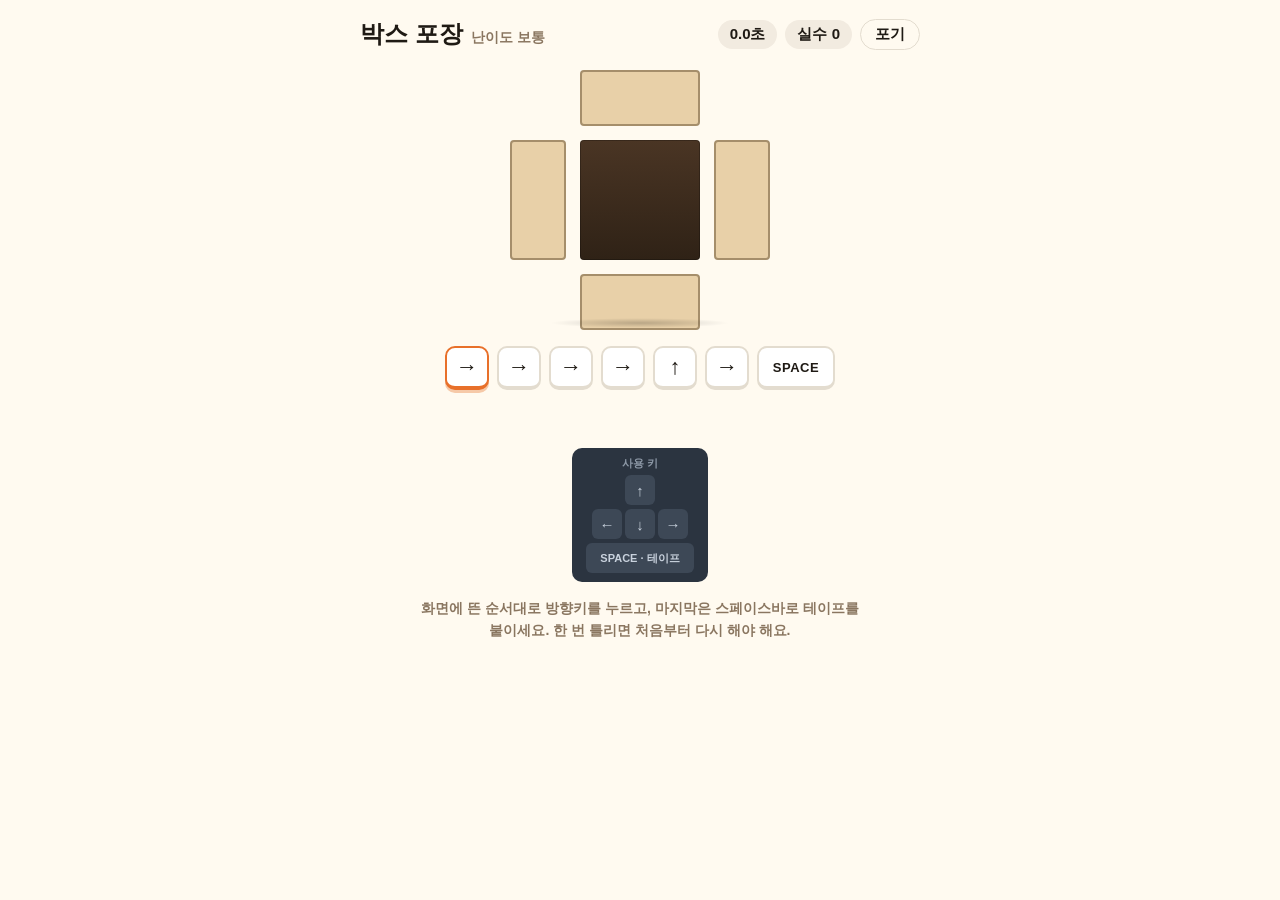
<file: index.html>
<!DOCTYPE html>
<html lang="ko">
<head>
<meta charset="UTF-8">
<meta name="viewport" content="width=device-width, initial-scale=1">
<title>박스 포장 프로토타입</title>
<style>
:root{
  --bg:#fffaf0;
  --ink:#1f1a14;
  --muted:#8a7660;
  --line:#e3dccf;
  --chip:#f2ebe0;
  --kraft:#e8d0a8;
  --kraft-line:#a58e6b;
  --orange:#e8702a;
  --orange-soft:#f6c9a8;
  --good:#2f9e5a;
  --bad:#d6453d;
  /* 안내 키: 게임 화면과 겹치지 않는 차가운 어두운 톤 */
  --guide-bg:#2b3440;
  --guide-key:#3d4856;
  --guide-text:#c9d2dd;
  --guide-on:#7bbcf2;
  --font:"Oswald","Bebas Neue","Arial Narrow","Malgun Gothic","Apple SD Gothic Neo","Noto Sans KR",sans-serif;
}
*{box-sizing:border-box}
body{margin:0;background:var(--bg);color:var(--ink);font-family:var(--font);font-weight:800;display:flex;justify-content:center;padding:18px 12px 28px;user-select:none}
.wrap{width:100%;max-width:560px;display:flex;flex-direction:column;align-items:center;gap:16px}
.top{width:100%;display:flex;justify-content:space-between;align-items:center}
.title{font-size:24px}
.title small{font-size:14px;color:var(--muted);margin-left:8px;font-weight:700}
.chips{display:flex;gap:8px;align-items:center}
.chip{background:var(--chip);border-radius:16px;padding:5px 12px;font-size:15px;font-variant-numeric:tabular-nums}
.giveup{font:inherit;font-size:15px;background:var(--bg);border:1.5px solid var(--line);border-radius:16px;padding:5px 14px;color:var(--ink);cursor:pointer}
.giveup:focus-visible,.next:focus-visible{outline:3px solid var(--orange);outline-offset:2px}

.stage{position:relative;width:260px;height:260px;margin-top:4px}
.stage>div{position:absolute}
.box{left:70px;top:70px;width:120px;height:120px;border-radius:4px;background:linear-gradient(#4a3524,#2f2216);box-shadow:inset 0 0 0 1px #00000040}
.flap{background:var(--kraft);border:2px solid var(--kraft-line);border-radius:4px;transition:transform .45s cubic-bezier(.3,.8,.3,1)}
.f-top{left:70px;top:0;width:120px;height:56px}
.f-bottom{left:70px;top:204px;width:120px;height:56px}
.f-left{left:0;top:70px;width:56px;height:120px}
.f-right{left:204px;top:70px;width:56px;height:120px}
.tape{left:64px;top:118px;width:132px;height:24px;background:#d8b95e;border-top:2px solid #b9983f;border-bottom:2px solid #b9983f;opacity:0;transform:scaleX(.2);transition:opacity .2s,transform .3s .35s}
.shadow{left:40px;top:248px;width:180px;height:10px;background:radial-gradient(#0003,#0000 70%)}
.closed .f-top{transform:translateY(72px)}
.closed .f-bottom{transform:translateY(-72px)}
.closed .f-left{transform:translateX(72px)}
.closed .f-right{transform:translateX(-72px)}
.closed .tape{opacity:1;transform:scaleX(1)}
.tap-top .f-top{transform:translateY(9px)}
.tap-bottom .f-bottom{transform:translateY(-9px)}
.tap-left .f-left{transform:translateX(9px)}
.tap-right .f-right{transform:translateX(-9px)}
@keyframes shake{0%,100%{transform:translateX(0)}25%{transform:translateX(-7px)}75%{transform:translateX(7px)}}
.stage.shake{animation:shake .25s}

.seq{display:flex;gap:8px;flex-wrap:wrap;justify-content:center}
.k{min-width:44px;height:44px;display:flex;align-items:center;justify-content:center;font-size:22px;background:#fff;border:2px solid var(--line);border-bottom-width:4px;border-radius:10px;padding:0 6px}
.k.wide{min-width:78px;font-size:13px;letter-spacing:.04em}
.k.done{background:#efe7d8;color:#b5a78f}
.k.cur{border-color:var(--orange);box-shadow:0 3px 0 var(--orange-soft)}

.status{min-height:26px;font-size:17px;text-align:center;color:var(--muted)}
.status.bad{color:var(--bad)} .status.good{color:var(--good)}
.next{font:inherit;font-size:16px;background:#fff;border:2px solid var(--line);border-bottom-width:4px;border-radius:10px;padding:6px 18px;cursor:pointer;display:none}
.next.show{display:inline-block}

/* 사용 키 안내 */
.guide{background:var(--guide-bg);border-radius:10px;padding:8px 14px 9px;display:flex;flex-direction:column;align-items:center;gap:4px}
.guide .cap{font-size:11px;color:#8d98a6;font-weight:700}
.guide .row{display:flex;gap:3px}
.guide .g{width:30px;height:30px;border-radius:6px;background:var(--guide-key);color:var(--guide-text);display:flex;align-items:center;justify-content:center;font-size:15px;font-weight:700;transition:background .08s}
.guide .g.wide{width:auto;padding:0 14px;font-size:11px}
.guide .g.on{background:var(--guide-on);color:#14202c}

.desc{margin:0;max-width:440px;text-align:center;font-size:14px;line-height:1.55;color:var(--muted);font-weight:700}
@media (prefers-reduced-motion:reduce){.flap,.tape{transition:none}.stage.shake{animation:none}}
</style>
</head>
<body>
<main class="wrap">
  <header class="top">
    <div class="title">박스 포장<small>난이도 보통</small></div>
    <div class="chips">
      <span class="chip" id="time">0.0초</span>
      <span class="chip" id="miss">실수 0</span>
      <button class="giveup" id="giveup" type="button">포기</button>
    </div>
  </header>

  <section class="stage" id="stage" aria-hidden="true">
    <div class="box"></div>
    <div class="flap f-top"></div>
    <div class="flap f-left"></div>
    <div class="flap f-right"></div>
    <div class="flap f-bottom"></div>
    <div class="tape"></div>
    <div class="shadow"></div>
  </section>

  <div class="seq" id="seq" aria-label="눌러야 할 순서"></div>
  <div class="status" id="status" aria-live="polite"></div>
  <button class="next" id="next" type="button">다음 상자</button>

  <div class="guide" aria-label="사용하는 키">
    <span class="cap">사용 키</span>
    <div class="row"><span class="g" data-code="ArrowUp">↑</span></div>
    <div class="row">
      <span class="g" data-code="ArrowLeft">←</span>
      <span class="g" data-code="ArrowDown">↓</span>
      <span class="g" data-code="ArrowRight">→</span>
    </div>
    <div class="row"><span class="g wide" data-code="Space">SPACE · 테이프</span></div>
  </div>

  <p class="desc">화면에 뜬 순서대로 방향키를 누르고, 마지막은 스페이스바로 테이프를 붙이세요. 한 번 틀리면 처음부터 다시 해야 해요.</p>
</main>

<script>
(()=>{
"use strict";
const CFG={ARROWS:6};  // 방향키 개수(마지막 스페이스 제외)
const ARROW={ArrowLeft:"←",ArrowRight:"→",ArrowUp:"↑",ArrowDown:"↓"};
const SIDE={ArrowUp:"top",ArrowDown:"bottom",ArrowLeft:"left",ArrowRight:"right"};
const $=id=>document.getElementById(id);
let seq,pos,misses,started,t0,elapsed,done,doneAt,tapTimer;

function newPackage(msg){
  const codes=Object.keys(ARROW);
  seq=Array.from({length:CFG.ARROWS},()=>codes[Math.floor(Math.random()*codes.length)]);
  seq.push("Space");
  pos=0;misses=0;started=false;elapsed=0;done=false;
  $("stage").classList.remove("closed");
  $("next").classList.remove("show");
  setStatus(msg||"","");
  renderSeq();renderChips();
}
function setStatus(t,c){const s=$("status");s.textContent=t;s.className="status "+(c||"");}
function renderSeq(){
  $("seq").innerHTML=seq.map((c,i)=>{
    const cls="k"+(c==="Space"?" wide":"")+(i<pos?" done":"")+(i===pos&&!done?" cur":"");
    return `<span class="${cls}">${c==="Space"?"SPACE":ARROW[c]}</span>`;
  }).join("");
}
function renderChips(){
  $("time").textContent=elapsed.toFixed(1)+"초";
  $("miss").textContent="실수 "+misses;
}
function tap(code){
  const st=$("stage"),s=SIDE[code];
  if(!s)return;
  st.classList.add("tap-"+s);
  clearTimeout(tapTimer);
  tapTimer=setTimeout(()=>st.className="stage"+(done?" closed":""),110);
}
function wrong(){
  misses++;pos=0;
  const st=$("stage");st.classList.remove("shake");void st.offsetWidth;st.classList.add("shake");
  setStatus("틀렸어요. 처음부터 다시 눌러주세요","bad");
  renderSeq();renderChips();
}
function complete(){
  done=true;doneAt=performance.now();
  $("stage").classList.add("closed");
  setStatus(`포장 완료! ${elapsed.toFixed(1)}초 · 실수 ${misses}`,"good");
  $("next").classList.add("show");
  renderSeq();renderChips();
}
function press(code){
  if(done){ if(code==="Space"&&performance.now()-doneAt>600) newPackage(); return; }
  if(!started){started=true;t0=performance.now();}
  if(code===seq[pos]){
    pos++;
    if(code!=="Space")tap(code);
    setStatus("","");
    if(pos===seq.length)complete();else renderSeq();
  }else wrong();
}

addEventListener("keydown",e=>{
  const known=e.code==="Space"||ARROW[e.code];
  if(!known)return;
  const g=document.querySelector(`.guide .g[data-code="${e.code}"]`);
  if(g)g.classList.add("on");
  if(document.activeElement&&document.activeElement.tagName==="BUTTON"&&e.code==="Space"){document.activeElement.blur();}
  e.preventDefault();
  if(e.repeat)return;
  press(e.code);
});
addEventListener("keyup",e=>{
  const g=document.querySelector(`.guide .g[data-code="${e.code}"]`);
  if(g)g.classList.remove("on");
});
addEventListener("blur",()=>document.querySelectorAll(".guide .g.on").forEach(g=>g.classList.remove("on")));
$("giveup").addEventListener("click",()=>newPackage("포기했어요. 새 상자예요"));
$("next").addEventListener("click",()=>newPackage());

(function loop(){
  if(started&&!done){elapsed=(performance.now()-t0)/1000;$("time").textContent=elapsed.toFixed(1)+"초";}
  requestAnimationFrame(loop);
})();
newPackage();
})();
</script>
</body>
</html>
</file>
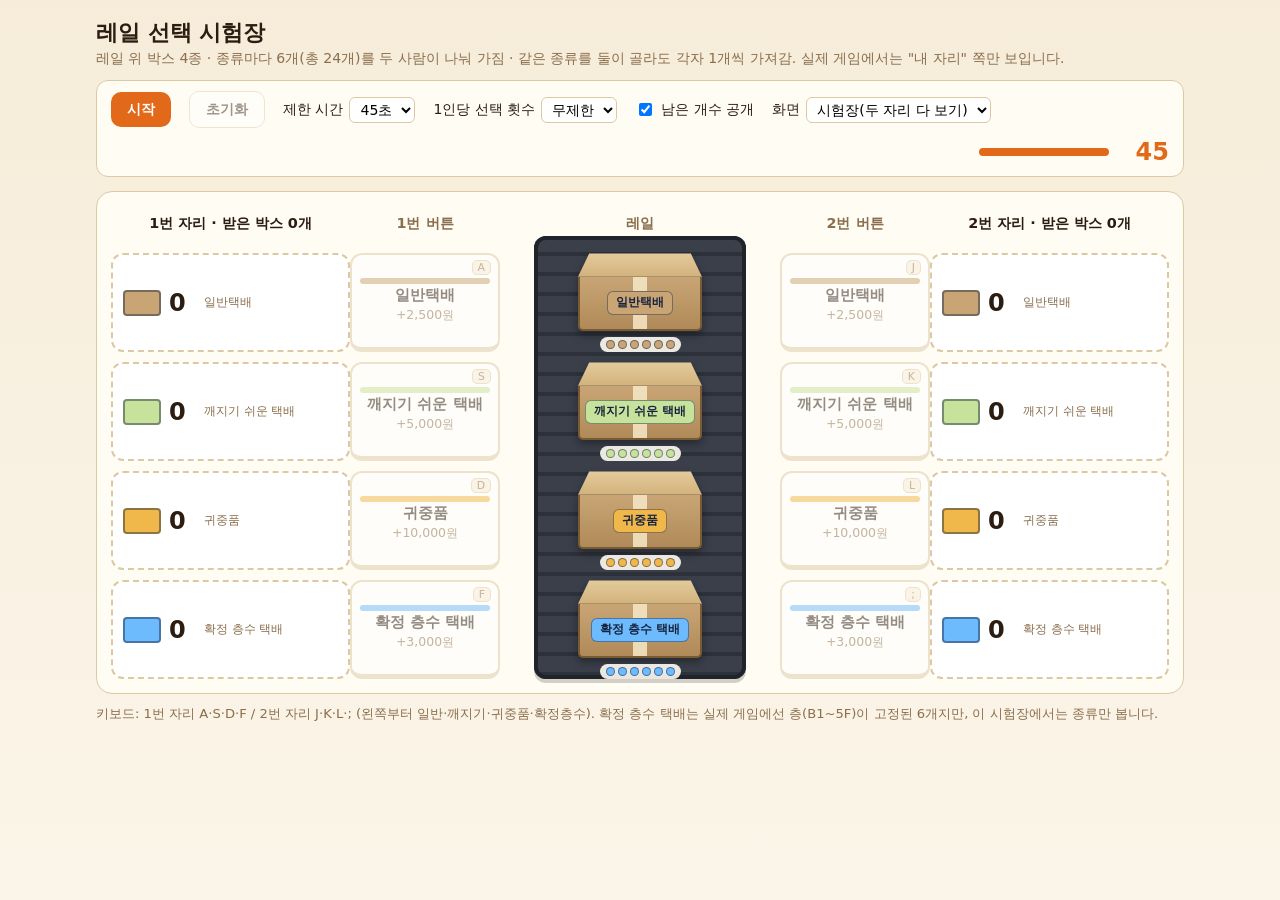
<file: rail_proto.html>
<!doctype html>
<html lang="ko">
<head>
<meta charset="utf-8">
<meta name="viewport" content="width=device-width, initial-scale=1">
<title>레일 선택 시험장</title>
<style>
:root {
  --bg: #f6ecd9; --bg2: #efe0c3; --panel: #fffcf4; --line: #dcc9a3; --ink: #2b1d12; --muted: #8a6f4e;
  --accent: #e2691a; --navy: #16233f; --ok: #2f8f52; --danger: #c7402d;
  --belt: #3a3f4a; --belt2: #2d313a;
  --c0: #c9a576; --c1: #c7e29a; --c2: #f0b84a; --c3: #6dbbfd;
}
* { box-sizing: border-box; }
html, body { margin: 0; }
body { background: linear-gradient(180deg, var(--bg), #fbf5e9); color: var(--ink); font-family: "Pretendard", "Noto Sans KR", system-ui, sans-serif; min-height: 100vh; }
.wrap { max-width: 1120px; margin: 0 auto; padding: 18px 16px 40px; }
h1 { margin: 0 0 2px; font-size: 1.35rem; }
.sub { color: var(--muted); font-size: .88rem; margin-bottom: 12px; }
.bar { display: flex; flex-wrap: wrap; gap: 10px 18px; align-items: center; background: var(--panel); border: 1px solid var(--line); border-radius: 12px; padding: 10px 14px; margin-bottom: 14px; font-size: .88rem; }
.bar label { display: inline-flex; align-items: center; gap: 6px; }
.bar select { font: inherit; padding: 3px 6px; border-radius: 6px; border: 1px solid var(--line); background: #fff; }
.btn { font: inherit; font-weight: 700; border: 0; border-radius: 10px; padding: 8px 16px; cursor: pointer; background: var(--accent); color: #fff; }
.btn.ghost { background: #fff; color: var(--ink); border: 1px solid var(--line); }
.btn:disabled { opacity: .45; cursor: default; }
.clock { margin-left: auto; display: flex; align-items: center; gap: 10px; min-width: 190px; }
.clock b { font-size: 1.5rem; font-variant-numeric: tabular-nums; color: var(--accent); min-width: 3ch; text-align: right; }
.tbar { flex: 1; height: 8px; border-radius: 99px; background: rgba(43,29,18,.12); overflow: hidden; }
.tbar i { display: block; height: 100%; width: 100%; background: var(--accent); transition: width .2s linear; }

.stage { display: grid; grid-template-columns: minmax(150px, 1fr) minmax(120px, 150px) minmax(220px, 280px) minmax(120px, 150px) minmax(150px, 1fr); gap: 0; align-items: stretch; background: var(--panel); border: 1px solid var(--line); border-radius: 16px; padding: 14px; }
.stage.only1 .seat2, .stage.only1 .btns2 { visibility: hidden; }
.stage.only2 .seat1, .stage.only2 .btns1 { visibility: hidden; }
.col { display: grid; grid-template-rows: auto repeat(4, 1fr); gap: 10px; }
.col .hd, .rail .hd { font-weight: 700; font-size: .9rem; text-align: center; padding-bottom: 2px; color: var(--muted); min-height: 2.6em; display: flex; align-items: center; justify-content: center; }
.col.seat .hd { color: var(--ink); }
.pick {
  font: inherit; cursor: pointer; border: 2px solid var(--line); border-bottom-width: 5px; border-radius: 12px; background: #fff; color: var(--ink);
  display: flex; flex-direction: column; align-items: center; justify-content: center; gap: 2px; padding: 6px 8px; min-height: 84px; position: relative;
}
.pick:active:not(:disabled) { transform: translateY(3px); border-bottom-width: 2px; }
.pick:disabled { opacity: .5; cursor: default; }
.pick .nm { font-weight: 700; font-size: .92rem; }
.pick .rw { font-size: .78rem; color: var(--muted); }
.pick .kh { position: absolute; top: 5px; right: 7px; font-size: .68rem; border: 1px solid var(--line); border-radius: 5px; padding: 0 5px; color: var(--muted); background: var(--bg); }
.pick.empty { background: repeating-linear-gradient(45deg, #eee, #eee 6px, #f7f7f7 6px 12px); }
.pick .sw { width: 100%; height: 6px; border-radius: 4px; }

/* 레일 */
.rail { position: relative; display: grid; grid-template-rows: auto repeat(4, 1fr); gap: 10px; }
.rail .hd { text-align: center; font-weight: 700; font-size: .9rem; color: var(--muted); }
.rail::before { content: ""; position: absolute; left: 12%; right: 12%; top: 30px; bottom: 0; border-radius: 12px;
  background: repeating-linear-gradient(180deg, var(--belt) 0 16px, var(--belt2) 16px 20px); animation: belt 1.2s linear infinite; box-shadow: inset 0 0 0 4px #1f232b, 0 4px 0 rgba(43,29,18,.2); }
.rail.stopped::before { animation: none; }
@keyframes belt { from { background-position-y: 0; } to { background-position-y: 20px; } }
.slot { position: relative; display: flex; flex-direction: column; align-items: center; justify-content: center; z-index: 1; }
.box { position: relative; width: 124px; height: 78px; filter: drop-shadow(0 4px 4px rgba(0,0,0,.35)); }
.box .top { position: absolute; left: 0; right: 0; top: 0; height: 30%; background: linear-gradient(180deg, #e4cb9c, #d2b27c); clip-path: polygon(9% 0, 91% 0, 100% 100%, 0 100%); }
.box .fr { position: absolute; left: 0; right: 0; top: 30%; bottom: 0; border-radius: 0 0 5px 5px; background: linear-gradient(180deg, #c9a576, #b08a58); border: 2px solid #7a5a30; border-top: 0;
  display: flex; align-items: center; justify-content: center; }
.box .tp { position: absolute; left: 44%; width: 12%; top: 0; bottom: 0; background: rgba(247,233,200,.85); }
.box .tag { position: relative; z-index: 1; padding: 3px 8px; border-radius: 6px; background: var(--tc); color: var(--navy); font-weight: 800; font-size: .74rem; border: 1.5px solid rgba(22,35,63,.45); white-space: nowrap; }
.stockrow { margin-top: 6px; display: flex; gap: 3px; z-index: 1; background: rgba(255,252,244,.9); padding: 3px 6px; border-radius: 99px; }
.pip { width: 9px; height: 9px; border-radius: 50%; background: var(--tc); border: 1.5px solid rgba(22,35,63,.5); }
.pip.gone { background: transparent; border-style: dashed; opacity: .45; }
.stockq { font-size: .72rem; font-weight: 700; color: var(--muted); padding: 0 4px; }
.slot.out .box { filter: grayscale(1) drop-shadow(0 2px 2px rgba(0,0,0,.3)); opacity: .55; }
.slot.out::after { content: "소진"; position: absolute; top: 20px; font-weight: 800; color: #fff; background: var(--danger); padding: 2px 10px; border-radius: 6px; transform: rotate(-8deg); z-index: 3; }

/* 내 자리 (받은 박스) */
.seat .pile { border: 2px dashed var(--line); border-radius: 12px; display: flex; align-items: center; gap: 8px; padding: 6px 10px; background: #fff; min-height: 84px; }
.seat .pile .mini { width: 38px; height: 26px; border-radius: 4px; background: var(--tc); border: 2px solid rgba(22,35,63,.45); flex: none; }
.seat .pile .n { font-size: 1.5rem; font-weight: 800; font-variant-numeric: tabular-nums; min-width: 1.6ch; }
.seat .pile .lb { font-size: .76rem; color: var(--muted); line-height: 1.25; }
.seat .pile.bump { animation: bump .25s ease; }
@keyframes bump { 50% { transform: scale(1.06); background: #fff6df; } }
.seat .tot { text-align: center; font-size: .88rem; font-weight: 700; padding-top: 2px; }
.fly { position: fixed; z-index: 50; pointer-events: none; width: 60px; height: 40px; border-radius: 5px; background: var(--tc); border: 2px solid rgba(22,35,63,.5); box-shadow: 0 4px 10px rgba(0,0,0,.3); }
.toast { position: fixed; left: 50%; bottom: 20px; transform: translateX(-50%); background: var(--navy); color: #fff; padding: 8px 16px; border-radius: 99px; font-size: .86rem; opacity: 0; transition: opacity .2s; pointer-events: none; z-index: 60; }
.toast.on { opacity: 1; }

.result { margin-top: 14px; background: var(--panel); border: 1px solid var(--line); border-radius: 14px; padding: 14px 16px; display: none; }
.result.on { display: block; }
.result h2 { margin: 0 0 8px; font-size: 1.05rem; }
.result table { border-collapse: collapse; width: 100%; font-size: .9rem; }
.result th, .result td { padding: 6px 8px; border-bottom: 1px solid var(--line); text-align: right; }
.result th:first-child, .result td:first-child { text-align: left; }
.note { margin-top: 10px; font-size: .82rem; color: var(--muted); line-height: 1.5; }
.log { margin-top: 8px; font-size: .78rem; color: var(--muted); max-height: 90px; overflow: auto; }

@media (max-width: 860px) {
  .stage { grid-template-columns: 1fr; gap: 12px; }
  .rail, .seat1, .seat2, .btns1, .btns2 { grid-column: 1 / -1; }
  .rail { order: 0; } .btns1 { order: 1; } .btns2 { order: 1; } .seat1 { order: 2; } .seat2 { order: 2; }
  .rail::before { display: none; }
  .col { grid-template-rows: auto; grid-template-columns: 1fr 1fr; } .col .hd { grid-column: 1 / -1; }
  .rail { grid-template-rows: auto; grid-template-columns: repeat(4, 1fr); } .rail .hd { grid-column: 1 / -1; }
  .box { width: 78px; height: 50px; } .box .tag { font-size: .6rem; padding: 1px 4px; }
}
@media (prefers-reduced-motion: reduce) { .rail::before { animation: none; } }
</style>
</head>
<body>
<div class="wrap">
  <h1>레일 선택 시험장</h1>
  <div class="sub">레일 위 박스 4종 · 종류마다 6개(총 24개)를 두 사람이 나눠 가짐 · 같은 종류를 둘이 골라도 각자 1개씩 가져감. 실제 게임에서는 "내 자리" 쪽만 보입니다.</div>

  <div class="bar">
    <button class="btn" id="start">시작</button>
    <button class="btn ghost" id="reset" disabled>초기화</button>
    <label>제한 시간
      <select id="optTime"><option value="30">30초</option><option value="45" selected>45초</option><option value="60">60초</option><option value="90">90초</option></select></label>
    <label>1인당 선택 횟수
      <select id="optBudget"><option value="0" selected>무제한</option><option value="6">6번</option><option value="8">8번</option><option value="10">10번</option><option value="12">12번</option></select></label>
    <label><input type="checkbox" id="optStock" checked> 남은 개수 공개</label>
    <label>화면
      <select id="optView"><option value="all" selected>시험장(두 자리 다 보기)</option><option value="1">1번 자리 화면만</option><option value="2">2번 자리 화면만</option></select></label>
    <div class="clock"><span class="tbar"><i id="tfill"></i></span><b id="tnum">45</b></div>
  </div>

  <div class="stage" id="stage">
    <div class="col seat seat1" id="seat1"><div class="hd">1번 자리 · 받은 박스</div></div>
    <div class="col btns1" id="btns1"><div class="hd">1번 버튼</div></div>
    <div class="rail" id="rail"><div class="hd">레일</div></div>
    <div class="col btns2" id="btns2"><div class="hd">2번 버튼</div></div>
    <div class="col seat seat2" id="seat2"><div class="hd">2번 자리 · 받은 박스</div></div>
  </div>

  <div class="result" id="result"></div>
  <div class="note" id="legend">키보드: 1번 자리 A·S·D·F / 2번 자리 J·K·L·; (왼쪽부터 일반·깨지기·귀중품·확정층수). 확정 층수 택배는 실제 게임에선 층(B1~5F)이 고정된 6개지만, 이 시험장에서는 종류만 봅니다.</div>
  <div class="log" id="log"></div>
</div>
<div class="toast" id="toast"></div>

<script>
(function () {
  "use strict";
  var TYPES = [
    { name: "일반택배", color: "#c9a576", reward: 2500, penalty: 1000 },
    { name: "깨지기 쉬운 택배", color: "#c7e29a", reward: 5000, penalty: 2500 },
    { name: "귀중품", color: "#f0b84a", reward: 10000, penalty: 5000 },
    { name: "확정 층수 택배", color: "#6dbbfd", reward: 3000, penalty: 2500 }
  ];
  var PER_TYPE = 6;
  var KEYS = { "1": ["a", "s", "d", "f"], "2": ["j", "k", "l", ";"] };
  var $ = function (id) { return document.getElementById(id); };
  var won = function (n) { return (n < 0 ? "-" : "") + Math.abs(n).toLocaleString("ko-KR") + "원"; };

  var S = null; // 진행 상태
  var timer = null;

  function newState() {
    return {
      running: false, endsAt: 0, total: 45000, budget: 0, publicStock: true,
      stock: TYPES.map(function () { return PER_TYPE; }),
      got: { "1": TYPES.map(function () { return 0; }), "2": TYPES.map(function () { return 0; }) },
      used: { "1": 0, "2": 0 },
      knownEmpty: { "1": [false, false, false, false], "2": [false, false, false, false] },
      log: []
    };
  }

  /* ---------- 화면 구성 (한 번만) ---------- */
  function build() {
    ["1", "2"].forEach(function (seat) {
      var b = $("btns" + seat), p = $("seat" + seat);
      TYPES.forEach(function (t, i) {
        var btn = document.createElement("button");
        btn.className = "pick"; btn.type = "button"; btn.dataset.seat = seat; btn.dataset.t = i; btn.style.setProperty("--tc", t.color);
        btn.innerHTML = '<span class="sw" style="background:' + t.color + '"></span><span class="nm">' + t.name + '</span><span class="rw">+' + t.reward.toLocaleString("ko-KR") + '원</span><span class="kh">' + KEYS[seat][i].toUpperCase() + "</span>";
        b.appendChild(btn);
        var pile = document.createElement("div");
        pile.className = "pile"; pile.id = "pile" + seat + "_" + i; pile.style.setProperty("--tc", t.color);
        pile.innerHTML = '<span class="mini"></span><span class="n">0</span><span class="lb">' + t.name + "</span>";
        p.appendChild(pile);
      });
    });
    var rail = $("rail");
    TYPES.forEach(function (t, i) {
      var s = document.createElement("div");
      s.className = "slot"; s.id = "slot" + i; s.style.setProperty("--tc", t.color);
      s.innerHTML = '<div class="box" id="box' + i + '"><div class="top"></div><div class="fr"><div class="tp"></div><span class="tag">' + t.name + '</span></div></div><div class="stockrow" id="stock' + i + '"></div>';
      rail.appendChild(s);
    });
    // 합계 줄 (자리 열 맨 아래에 붙이지 않고 hd에 표시)
  }

  /* ---------- 렌더 ---------- */
  function render() {
    var view = $("optView").value;
    $("stage").className = "stage" + (view === "1" ? " only1" : view === "2" ? " only2" : "");
    $("rail").classList.toggle("stopped", !S.running);
    TYPES.forEach(function (t, i) {
      var real = S.stock[i];
      var showReal = S.publicStock;
      var slot = $("slot" + i);
      var row = $("stock" + i);
      // 비공개 모드에서는 "소진된 걸 알아챈" 사람 화면에서만 소진 표시 -- 시험장(두 자리 화면)에서는 둘 중 하나라도 알면 표시
      var knownOut = real === 0 && (showReal || S.knownEmpty["1"][i] || S.knownEmpty["2"][i]);
      slot.classList.toggle("out", knownOut);
      if (showReal) {
        var h = "";
        for (var k = 0; k < PER_TYPE; k++) h += '<span class="pip' + (k < real ? "" : " gone") + '"></span>';
        row.innerHTML = h;
      } else {
        row.innerHTML = '<span class="stockq">남은 개수 ? / ' + PER_TYPE + "</span>";
      }
    });
    ["1", "2"].forEach(function (seat) {
      var total = 0, cnt = 0;
      TYPES.forEach(function (t, i) {
        var n = S.got[seat][i];
        $("pile" + seat + "_" + i).querySelector(".n").textContent = n;
        total += n * t.reward; cnt += n;
        var btn = document.querySelector('.pick[data-seat="' + seat + '"][data-t="' + i + '"]');
        var empty = S.knownEmpty[seat][i] || (S.publicStock && S.stock[i] === 0);
        btn.disabled = !S.running || (S.budget && S.used[seat] >= S.budget) || (S.publicStock && S.stock[i] === 0);
        btn.classList.toggle("empty", !!empty);
      });
      var hd = $("seat" + seat).querySelector(".hd");
      hd.textContent = seat + "번 자리 · 받은 박스 " + cnt + "개" + (S.budget ? " (남은 선택 " + Math.max(0, S.budget - S.used[seat]) + ")" : "");
    });
  }

  function toast(msg) {
    var t = $("toast"); t.textContent = msg; t.classList.add("on");
    clearTimeout(toast._h); toast._h = setTimeout(function () { t.classList.remove("on"); }, 1300);
  }

  /* ---------- 선택 ---------- */
  function pick(seat, i) {
    if (!S.running) return;
    if (S.budget && S.used[seat] >= S.budget) { toast(seat + "번: 선택 횟수를 다 썼어요"); return; }
    if (S.stock[i] <= 0) {
      S.knownEmpty[seat][i] = true;
      S.log.push(seat + "번 → " + TYPES[i].name + " 시도했지만 이미 소진");
      toast(seat + "번: " + TYPES[i].name + "은(는) 이미 소진됐어요");
      render(); writeLog(); return;
    }
    S.stock[i] -= 1; S.got[seat][i] += 1; S.used[seat] += 1;
    S.log.push(seat + "번 → " + TYPES[i].name + " (남은 " + S.stock[i] + ")");
    fly(seat, i);
    render(); writeLog();
    if (S.stock.every(function (n) { return n === 0; })) finish("박스 24개가 모두 나갔어요");
  }

  function fly(seat, i) {
    var from = $("box" + i).getBoundingClientRect();
    var to = $("pile" + seat + "_" + i);
    var tr = to.getBoundingClientRect();
    if (!from.width || !tr.width || $("stage").className.indexOf("only") > -1 && (($("stage").className.indexOf("only1") > -1 && seat === "2") || ($("stage").className.indexOf("only2") > -1 && seat === "1"))) return;
    var f = document.createElement("div");
    f.className = "fly"; f.style.setProperty("--tc", TYPES[i].color);
    f.style.left = (from.left + from.width / 2 - 30) + "px"; f.style.top = (from.top + from.height / 2 - 20) + "px";
    document.body.appendChild(f);
    var dx = (tr.left + 36) - (from.left + from.width / 2), dy = (tr.top + tr.height / 2) - (from.top + from.height / 2);
    var a = f.animate([{ transform: "translate(0,0) scale(1)", opacity: 1 }, { transform: "translate(" + dx + "px," + dy + "px) scale(.55)", opacity: .9 }], { duration: 420, easing: "cubic-bezier(.3,.7,.3,1)" });
    a.onfinish = function () { f.remove(); to.classList.remove("bump"); void to.offsetWidth; to.classList.add("bump"); };
  }

  function writeLog() {
    $("log").textContent = S.log.slice(-8).join("  ·  ");
  }

  /* ---------- 진행 ---------- */
  function start() {
    S = newState();
    S.total = +$("optTime").value * 1000; S.budget = +$("optBudget").value; S.publicStock = $("optStock").checked;
    S.running = true; S.endsAt = Date.now() + S.total;
    $("result").classList.remove("on");
    ["optTime", "optBudget", "optStock"].forEach(function (id) { $(id).disabled = true; });
    $("start").disabled = true; $("reset").disabled = false;
    clearInterval(timer); timer = setInterval(tick, 100); tick();
    render(); writeLog();
  }
  function tick() {
    var left = Math.max(0, S.endsAt - Date.now());
    $("tnum").textContent = Math.ceil(left / 1000);
    $("tfill").style.width = (left / S.total * 100) + "%";
    if (left <= 0) finish("시간이 끝났어요");
  }
  function finish(why) {
    if (!S.running) return;
    S.running = false; clearInterval(timer);
    ["optTime", "optBudget", "optStock"].forEach(function (id) { $(id).disabled = false; });
    $("start").disabled = false; $("start").textContent = "한 번 더";
    render(); showResult(why);
  }
  function showResult(why) {
    var rows = TYPES.map(function (t, i) {
      return "<tr><td>" + t.name + " (+" + t.reward.toLocaleString("ko-KR") + "원)</td><td>" + S.got["1"][i] + "개</td><td>" + S.got["2"][i] + "개</td><td>" + S.stock[i] + "개</td></tr>";
    }).join("");
    var tot = function (seat) { return TYPES.reduce(function (a, t, i) { return a + S.got[seat][i] * t.reward; }, 0); };
    var cnt = function (seat) { return S.got[seat].reduce(function (a, n) { return a + n; }, 0); };
    $("result").innerHTML = "<h2>끝 — " + why + "</h2><table><tr><th>종류</th><th>1번</th><th>2번</th><th>남음</th></tr>" + rows +
      "<tr><th>합계</th><th>" + cnt("1") + "개 · " + won(tot("1")) + "</th><th>" + cnt("2") + "개 · " + won(tot("2")) + "</th><th>" + S.stock.reduce(function (a, n) { return a + n; }, 0) + "개</th></tr></table>" +
      '<div class="note">위 금액은 "배송에 성공했을 때"의 보상 합계입니다(실패하면 종류별 벌금). 실제 게임에서는 이 박스를 5라운드 안에 엘리베이터로 배송해야 점수가 됩니다.</div>';
    $("result").classList.add("on");
  }
  function reset() {
    clearInterval(timer);
    S = newState();
    S.publicStock = $("optStock").checked;
    ["optTime", "optBudget", "optStock"].forEach(function (id) { $(id).disabled = false; });
    $("start").disabled = false; $("start").textContent = "시작"; $("reset").disabled = true;
    $("tnum").textContent = $("optTime").value; $("tfill").style.width = "100%";
    $("result").classList.remove("on"); $("log").textContent = "";
    render();
  }

  /* ---------- 이벤트 ---------- */
  document.addEventListener("click", function (e) {
    var b = e.target.closest ? e.target.closest(".pick") : null;
    if (b && !b.disabled) pick(b.dataset.seat, +b.dataset.t);
  });
  document.addEventListener("keydown", function (e) {
    if (e.repeat || e.ctrlKey || e.metaKey || e.altKey) return;
    var k = (e.key || "").toLowerCase();
    ["1", "2"].forEach(function (seat) {
      var i = KEYS[seat].indexOf(k);
      if (i > -1) {
        var view = $("optView").value;
        if (view !== "all" && view !== seat) return; // 내 자리 화면만 볼 땐 내 키만
        pick(seat, i);
      }
    });
  });
  $("start").addEventListener("click", start);
  $("reset").addEventListener("click", reset);
  $("optView").addEventListener("change", render);
  $("optTime").addEventListener("change", function () { if (!S.running) $("tnum").textContent = $("optTime").value; });
  $("optStock").addEventListener("change", function () { if (!S.running) { S.publicStock = $("optStock").checked; render(); } });

  build();
  S = newState();
  $("tnum").textContent = $("optTime").value;
  render();
  window.__rail = { pick: pick, state: function () { return S; } };
})();
</script>
</body>
</html>
</file>
